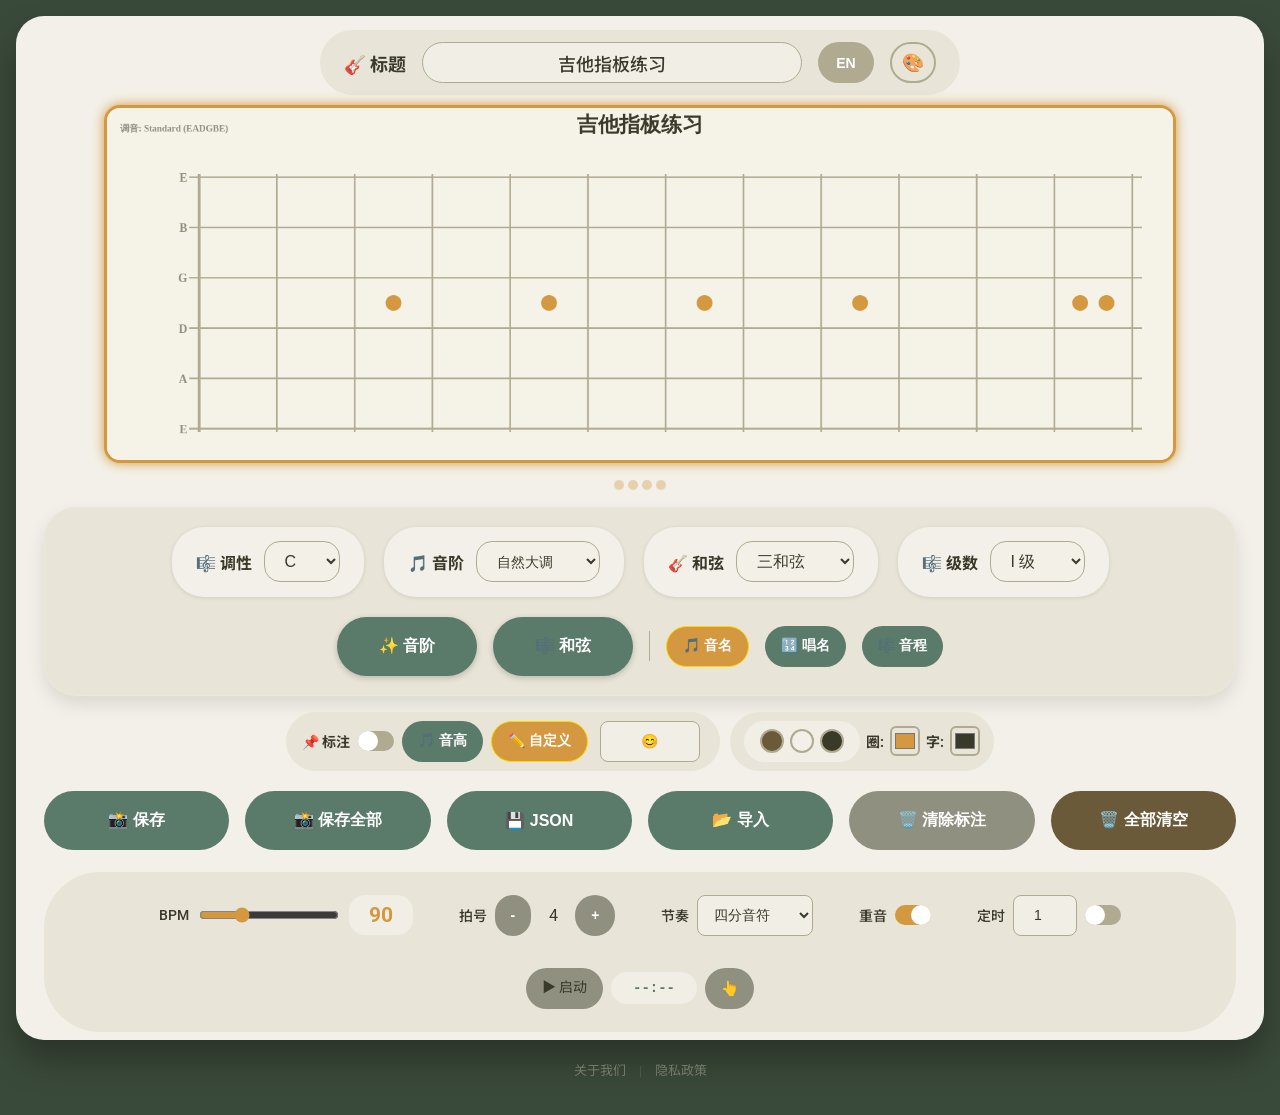
<file: index.html>
<!DOCTYPE html>
<html lang="zh-CN">
<head>
    <script async src="https://pagead2.googlesyndication.com/pagead/js/adsbygoogle.js?client=ca-pub-7190964008282719"
     crossorigin="anonymous"></script>
    <meta charset="UTF-8">
    <meta name="viewport" content="width=device-width, initial-scale=1.0, user-scalable=yes, viewport-fit=cover">
    <title>GuitarFB · 吉他指板调式音阶与和弦工坊</title>
    <meta name="description" content="交互式吉他指板工具 — 可视化音阶、和弦与调式，内置节拍器。支持多调音预设、指板标注与导出。">
    <meta name="keywords" content="吉他指板,吉他音阶,吉他和弦,指板练习,吉他工具,GuitarFB,metronome">
    <link rel="icon" type="image/svg+xml" href="data:image/svg+xml,%3Csvg xmlns='http://www.w3.org/2000/svg' viewBox='0 0 48 48'%3E%3Cpath fill='%23e8a040' d='M14 6c-1 0-2 .5-2.5 1.5L5 20c-.5 1 0 2 .5 2.5l4 3c.5.5 1.5 1 2.5.5l11-6c.5-.5 1-1 .5-2l-4-10C19 7.5 18 7 17 7l-3-1zm-1 3l3 8.5-8 4.5-3-2.5 5.5-10L13 9zm19 0c-1 0-2 .5-2.5 1.5L24 23c-.5 1 0 2 .5 2.5l4 3c.5.5 1.5 1 2.5.5l11-6c.5-.5 1-1 .5-2l-4-10C38 7.5 37 7 36 7l-3-1zm-1 3l3 8.5-8 4.5-3-2.5 5.5-10L31 12zm-12 9l1 2c.5 1 1.5 1.5 2.5 1l2-.5-1 6c0 1 .5 2 1.5 2.5l9 5c.5.5 1.5 0 2-.5l1-2c.5-1 0-2-.5-2.5l-9-5c-.5-.5-1.5-.5-2.5 0l-5 2-1.5-8z'/%3E%3C/svg%3E">
    
    <!-- 字体异步加载优化 -->
    <link rel="preconnect" href="https://fonts.googleapis.com">
    <link rel="preconnect" href="https://fonts.gstatic.com" crossorigin>
    <link href="https://fonts.googleapis.com/css2?family=Noto+Sans+SC:wght@400;500;700&family=Roboto:wght@400;500;700&display=swap" rel="stylesheet">
    
    <!-- 外部CSS -->
    <link rel="stylesheet" href="./styles/main.css">
</head>
<body data-theme="light">
<div class="container">
    <div class="title-bar">
        <label id="labelBoardTitle" data-i18n="labelBoardTitle">🎸 标题</label>
        <input type="text" id="boardTitle" value="吉他指板练习" data-i18n-placeholder="boardTitlePlaceholder" placeholder="自动或手动填写">
        <button id="langToggle" class="lang-toggle">EN</button>
        <button id="paletteToggle" class="palette-toggle">🎨</button>
        <!-- 预设功能已移除，保留自动保存 -->
    </div>

    <!-- 配色方案面板 -->
    <div id="palettePanel" class="palette-panel" style="display:none;">
        <div class="palette-grid" id="paletteGrid"></div>
    </div>

    <!-- 多指板容器 -->
    <div id="fretboardContainer" class="fretboard-container"></div>

    <!-- 细分（两端通用，指板下方调音上方） -->
    <div class="beat-subdiv-row">
        <div id="beatSubdivDisplay" class="beat-subdiv-display-fixed"></div>
        <div id="beatSubdivDisplayMobile" class="beat-subdiv-display-fixed"></div>
    </div>

    <!-- 调音面板（由各指板左下角按钮打开） -->
    <div id="tuningPanel" class="tuning-panel" style="display:none;">
        <div class="tuning-panel-inner">
            <div class="tuning-row1">
                <label data-i18n="preset">预设:</label>
                <select id="tuningPreset">
                    <option value="standard">Standard (EADGBE)</option>
                    <option value="dropD">Drop D (EADGBD)</option>
                    <option value="dropC">Drop C (EADGCD)</option>
                    <option value="openG">Open G (DGDGBD)</option>
                    <option value="openD">Open D (DADF#AD)</option>
                    <option value="dadgad">DADGAD</option>
                    <option value="halfDown">Half Step Down (Eb)</option>
                    <option value="fullDown">Full Step Down (D)</option>
                    <option value="custom">自定义</option>
                </select>
            </div>
            <div class="tuning-row2" id="stringTuningControls">
                <div class="tuning-item"><label>1st</label><select id="string0" data-string="0"><option>E</option><option>E#</option><option>F</option><option>F#</option><option>G</option><option>G#</option><option>A</option><option>A#</option><option>B</option><option>C</option><option>C#</option><option>D</option><option>D#</option></select></div>
                <div class="tuning-item"><label>2nd</label><select id="string1" data-string="1"><option selected>B</option><option>C</option><option>C#</option><option>D</option><option>D#</option><option>E</option><option>E#</option><option>F</option><option>F#</option><option>G</option><option>G#</option><option>A</option><option>A#</option></select></div>
                <div class="tuning-item"><label>3rd</label><select id="string2" data-string="2"><option selected>G</option><option>G#</option><option>A</option><option>A#</option><option>B</option><option>C</option><option>C#</option><option>D</option><option>D#</option><option>E</option><option>E#</option><option>F</option><option>F#</option></select></div>
                <div class="tuning-item"><label>4th</label><select id="string3" data-string="3"><option selected>D</option><option>D#</option><option>E</option><option>E#</option><option>F</option><option>F#</option><option>G</option><option>G#</option><option>A</option><option>A#</option><option>B</option><option>C</option><option>C#</option></select></div>
                <div class="tuning-item"><label>5th</label><select id="string4" data-string="4"><option selected>A</option><option>A#</option><option>B</option><option>C</option><option>C#</option><option>D</option><option>D#</option><option>E</option><option>E#</option><option>F</option><option>F#</option><option>G</option><option>G#</option></select></div>
                <div class="tuning-item"><label>6th</label><select id="string5" data-string="5"><option selected>E</option><option>E#</option><option>F</option><option>F#</option><option>G</option><option>G#</option><option>A</option><option>A#</option><option>B</option><option>C</option><option>C#</option><option>D</option><option>D#</option></select></div>
            </div>
        </div>
    </div>

    <div class="main-panel">
        <div class="param-row">
            <div class="param-group param-group-tall"><label data-i18n="key">🎼 调性</label><select id="globalKey"><option value="C">C</option><option value="C#">C#</option><option value="D">D</option><option value="D#">D#</option><option value="E">E</option><option value="F">F</option><option value="F#">F#</option><option value="G">G</option><option value="G#">G#</option><option value="A">A</option><option value="A#">A#</option><option value="B">B</option></select></div>
            <div class="param-group param-group-tall"><label data-i18n="scale">🎵 音阶</label><select id="scaleModeSelect"><option value="major">自然大调</option><option value="dorian">多利亚</option><option value="phrygian">弗里吉亚</option><option value="lydian">利底亚</option><option value="mixolydian">混合利底亚</option><option value="minor">自然小调</option><option value="locrian">洛克里亚</option><option value="harmonic_minor">和声小调</option><option value="melodic_minor">旋律小调</option><option value="pentatonic_major">大调五声</option><option value="pentatonic_minor">小调五声</option><option value="blues">布鲁斯</option><option value="japanese">日本音阶</option><option value="hungarian">匈牙利小调</option></select></div>
            <div class="param-group param-group-tall"><label data-i18n="chord">🎸 和弦</label><select id="chordFamilySelect"><option value="triad">三和弦</option><option value="seventh">七和弦</option><option value="ninth">九和弦</option><option value="eleventh">十一和弦</option><option value="thirteenth">十三和弦</option></select></div>
            <div class="param-group param-group-tall"><label data-i18n="degree">🎼 级数</label><select id="chordDegreeSelect"><option value="1">I 级</option><option value="2">II 级</option><option value="3">III 级</option><option value="4">IV 级</option><option value="5">V 级</option><option value="6">VI 级</option><option value="7">VII 级</option></select></div>
        </div>
        <div class="btn-group" id="genBtnGroup">
            <button id="genScaleBtn" class="gen-btn" data-i18n="generateScale">✨ 音阶</button>
            <button id="genChordBtn" class="gen-btn" data-i18n="generateChord">🎼 和弦</button>
            <span class="btn-group-sep"></span>
            <button class="mode-btn active" data-mode="note" data-i18n="modeNote">🎵 音名</button>
            <button class="mode-btn" data-mode="solfege" data-i18n="modeSolfege">🔢 唱名</button>
            <button class="mode-btn" data-mode="interval" data-i18n="modeInterval">🎼 音程</button>
        </div>
    </div>

    <div class="toolbar" id="annotToolbar">
        <div class="tool-group tool-group-tall annotation-group-wrapper">
            <div class="annotation-group-desktop">
                <span class="tool-group-label" data-i18n="annotation">📌 标注</span>
                <div id="annotationToggle" class="toggle-switch"></div>
                <button id="ModePitch" class="mode-btn" data-i18n="pitch">🎵 音高</button>
                <button id="modeManual" class="mode-btn active" data-i18n="manual">✏️ 自定义</button>
                <input type="text" id="labelText" value="😊" size="3" class="annotation-text-input">
            </div>
            <div class="annotation-group-mobile">
                <span class="tool-group-label" data-i18n="annotation">📌 标注</span>
                <div id="annotationToggleMobile" class="toggle-switch"></div>
                <button id="ModePitchMobile" class="mode-btn" data-i18n="pitch">🎵 音高</button>
                <button id="modeManualMobile" class="mode-btn active" data-i18n="manual">✏️ 手动</button>
                <input type="text" id="labelTextMobile" value="😊" size="3" class="small-text-input">
            </div>
        </div>
        <div class="color-bar-wrapper">
            <div class="color-row">
                <div class="color-preset"><div class="color-btn" style="background:#ff4444;" data-bg="#ff4444" data-text="#ffffff"></div><div class="color-btn" style="background:#ffffff;" data-bg="#ffffff" data-text="#1e2a1a"></div><div class="color-btn" style="background:#2c2c2c;" data-bg="#2c2c2c" data-text="#ffffff"></div></div>
                <label class="tool-group-label" data-i18n="circle">圈:</label><input type="color" id="bgColorPicker" value="#ff4444"><label class="tool-group-label" data-i18n="font">字:</label><input type="color" id="textColorPicker" value="#ffffff">
            </div>
        </div>
    </div>

    <div class="export-row" id="exportRow">
        <button id="exportImage" data-i18n="exportImage">📸 保存</button>
        <button id="exportAllImage" class="btn-secondary" data-i18n="exportAllImage">📸 保存全部</button>
        <button id="exportData" data-i18n="exportData">💾 JSON</button>
        <input type="file" id="importFile" accept=".json" style="display:none"><button id="importBtn" data-i18n="importData">📂 导入</button>
        <button id="clearAllBtn" data-i18n="clearAnnot">🗑️ 清除标注</button>
        <button id="fretboardAddBtn" class="btn-secondary" data-i18n="clearAllFull">🗑️ 全部清空</button>
    </div>

    <div class="metronome-panel">
        <div class="metro-group"><span class="metro-label" data-i18n="bpm">BPM</span><input type="range" id="bpmSlider" min="30" max="240" value="90"><div id="bpmDisplay" class="bpm-value">90</div></div>
        <div class="metro-group"><span class="metro-label" data-i18n="beat">拍号</span><button id="beatDown" class="metro-btn">-</button><span id="beatPerBar" style="min-width:28px;text-align:center;">4</span><button id="beatUp" class="metro-btn">+</button></div>
        <div class="metro-group"><span class="metro-label" data-i18n="rhythm">节奏</span><select id="rhythmSelect"><option value="1">四分音符</option><option value="2">八分音符</option><option value="4">十六分音符</option><option value="3">三连音</option><option value="6">六连音</option></select></div>
        <div class="metro-group"><span class="metro-label" data-i18n="accent">重音</span><div id="accentToggle" class="toggle-switch active"></div></div>
        <div class="metro-group"><span class="metro-label" data-i18n="timer">定时</span><input type="number" id="timerMinutes" value="1" min="1" class="metro-timer-input"><div id="timerToggle" class="toggle-switch"></div></div>
        <div class="metro-group"><div id="metroStartStop" class="metro-btn" data-i18n="start">▶ 启动</div><div id="countdownDisplay" class="countdown-timer">--:--</div><button id="metroTap" class="metro-btn" title="Tap Tempo">👆</button></div>
    </div>
</div>

<!-- 页脚链接 -->
<footer class="site-footer">
    <a href="about.html" data-i18n="about">关于我们</a>
    <span class="divider">|</span>
    <a href="privacy.html" data-i18n="privacy">隐私政策</a>
</footer>

<!-- JS使用defer属性 - 按依赖顺序加载 -->
<script defer src="./scripts/data.js"></script>
<script defer src="./scripts/preset.js"></script>
<script defer src="./scripts/fretboard-manager.js"></script>
<script defer src="./scripts/metronome.js"></script>
<script defer src="./scripts/main.js"></script>
</body>
</html>
</file>
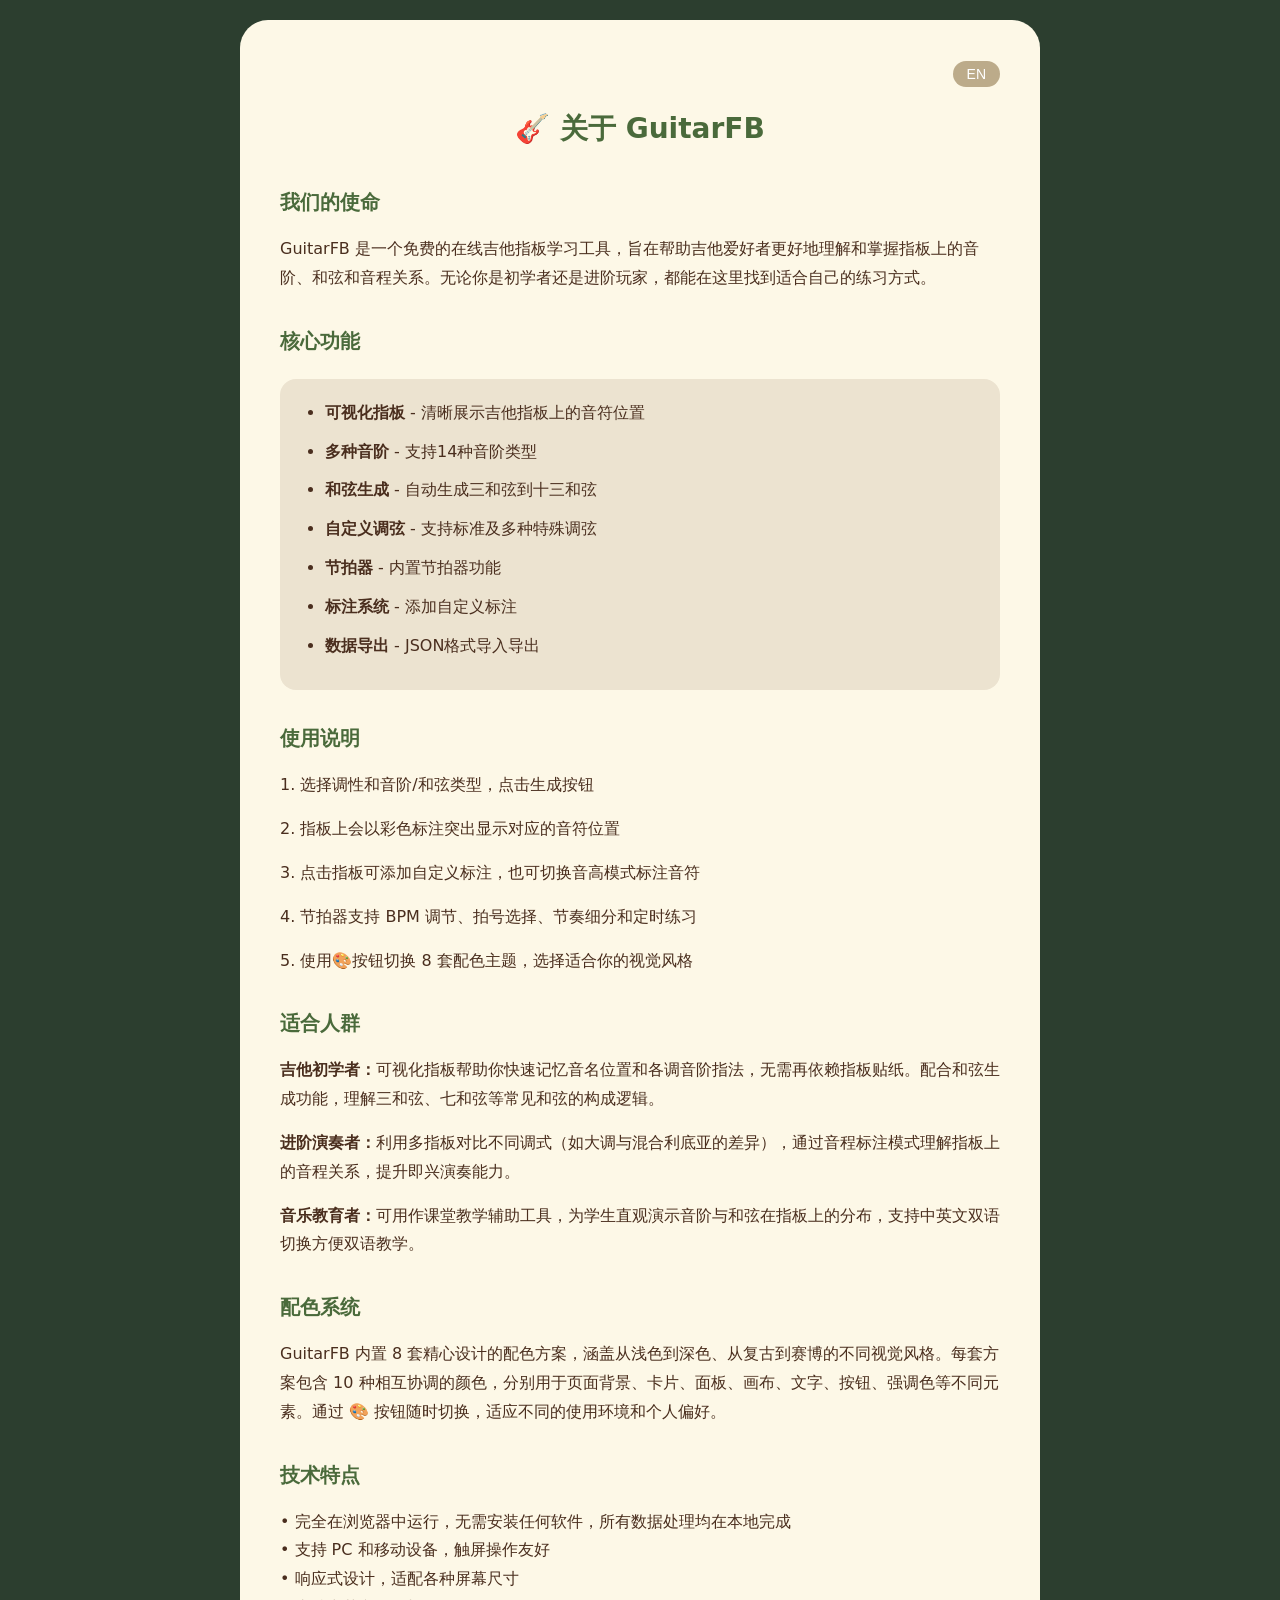
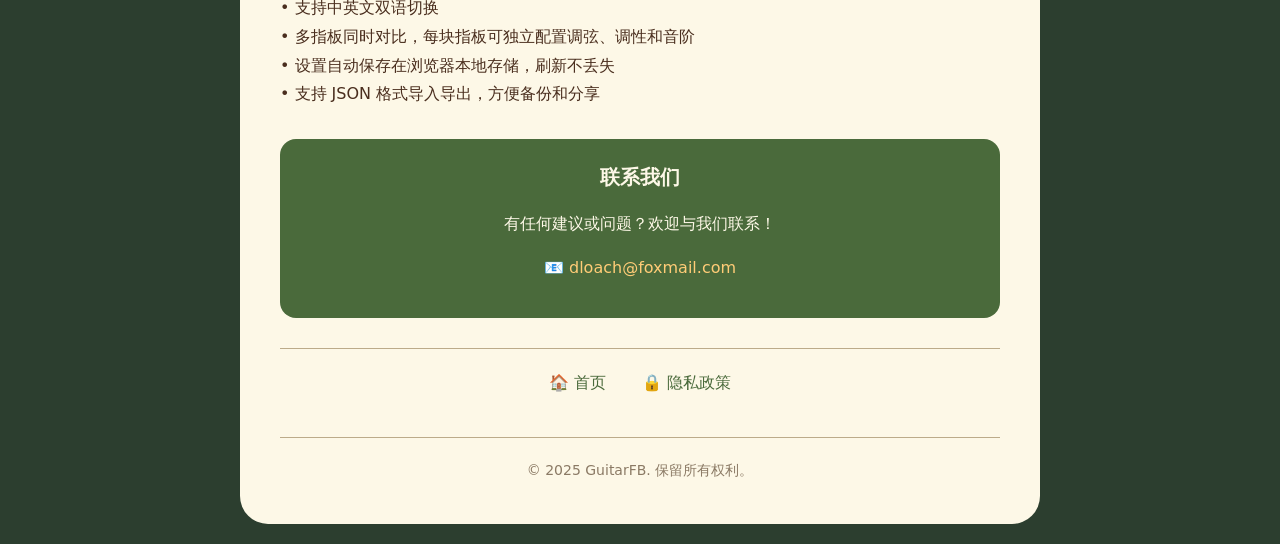
<file: about.html>
<!DOCTYPE html>
<html lang="zh-CN">
<head>
    <script async src="https://pagead2.googlesyndication.com/pagead/js/adsbygoogle.js?client=ca-pub-7190964008282719"
     crossorigin="anonymous"></script>
    <meta charset="UTF-8">
    <meta name="viewport" content="width=device-width, initial-scale=1.0">
    <title>About Us - GuitarFB</title>
    <style>
        * { margin: 0; padding: 0; box-sizing: border-box; }
        body {
            font-family: 'Noto Sans SC', 'Roboto', system-ui, sans-serif;
            background: #2c3e2f;
            color: #4a2e1e;
            line-height: 1.8;
            padding: 20px;
        }
        .container {
            max-width: 800px;
            margin: 0 auto;
            background: #fdf8e7;
            border-radius: 28px;
            padding: 40px;
        }
        .lang-bar { text-align: right; margin-bottom: 15px; }
        .lang-bar button {
            background: #bcab8a; color: white; border: none;
            padding: 5px 14px; border-radius: 50px; cursor: pointer;
            font-size: 14px; transition: 0.2s;
        }
        .lang-bar button:hover { background: #5a4a3a; }
        h1 { color: #4a6a3b; font-size: 28px; margin-bottom: 20px; text-align: center; }
        h2 { color: #4a6a3b; font-size: 20px; margin-top: 30px; margin-bottom: 15px; }
        p { margin-bottom: 15px; font-size: 16px; }
        .feature-list {
            background: #ece3d0; border-radius: 16px; padding: 20px; margin: 20px 0;
        }
        .feature-list ul { margin-left: 25px; }
        .feature-list li { margin-bottom: 10px; }
        .contact-box {
            background: #4a6a3b; color: #fdf8e7;
            border-radius: 16px; padding: 20px; margin-top: 30px; text-align: center;
        }
        .contact-box h2 { color: #fdf8e7; margin-top: 0; }
        .contact-box a { color: #ffcc77; text-decoration: none; }
        .nav-links { text-align: center; margin-top: 30px; padding-top: 20px; border-top: 1px solid #bcab8a; }
        .nav-links a { display: inline-block; margin: 0 15px; color: #4a6a3b; text-decoration: none; font-weight: 500; }
        .nav-links a:hover { text-decoration: underline; }
        .footer { text-align: center; margin-top: 40px; padding-top: 20px; border-top: 1px solid #bcab8a; color: #8b7a65; font-size: 14px; }
        [data-lang="en"] { display: none !important; }
        body.en [data-lang="en"] { display: block !important; }
        body.en [data-lang="zh"] { display: none !important; }
    </style>
</head>
<body>
    <div class="container">
        <div class="lang-bar">
            <button onclick="toggleLang()" id="langBtn">EN</button>
        </div>

        <h1 data-lang="zh">🎸 关于 GuitarFB</h1>
        <h1 data-lang="en">🎸 About GuitarFB</h1>

        <h2 data-lang="zh">我们的使命</h2>
        <h2 data-lang="en">Our Mission</h2>
        <p data-lang="zh">GuitarFB 是一个免费的在线吉他指板学习工具，旨在帮助吉他爱好者更好地理解和掌握指板上的音阶、和弦和音程关系。无论你是初学者还是进阶玩家，都能在这里找到适合自己的练习方式。</p>
        <p data-lang="en">GuitarFB is a free online guitar fretboard learning tool designed to help guitar enthusiasts better understand and master scales, chords, and intervals on the fretboard. Whether you're a beginner or an advanced player, you'll find practice methods that suit your level.</p>

        <h2 data-lang="zh">核心功能</h2>
        <h2 data-lang="en">Key Features</h2>
        <div class="feature-list">
            <ul data-lang="zh">
                <li><strong>可视化指板</strong> - 清晰展示吉他指板上的音符位置</li>
                <li><strong>多种音阶</strong> - 支持14种音阶类型</li>
                <li><strong>和弦生成</strong> - 自动生成三和弦到十三和弦</li>
                <li><strong>自定义调弦</strong> - 支持标准及多种特殊调弦</li>
                <li><strong>节拍器</strong> - 内置节拍器功能</li>
                <li><strong>标注系统</strong> - 添加自定义标注</li>
                <li><strong>数据导出</strong> - JSON格式导入导出</li>
            </ul>
            <ul data-lang="en">
                <li><strong>Visual Fretboard</strong> - Clear note position display</li>
                <li><strong>Multiple Scales</strong> - 14 scale types supported</li>
                <li><strong>Chord Generation</strong> - Triads through 13th chords</li>
                <li><strong>Custom Tuning</strong> - Standard and alternate tunings</li>
                <li><strong>Metronome</strong> - Built-in rhythm trainer</li>
                <li><strong>Annotation System</strong> - Custom markers on fretboard</li>
                <li><strong>Data Export</strong> - JSON import/export</li>
            </ul>
        </div>

        <h2 data-lang="zh">使用说明</h2>
        <h2 data-lang="en">How to Use</h2>
        <p data-lang="zh">1. 选择调性和音阶/和弦类型，点击生成按钮</p>
        <p data-lang="zh">2. 指板上会以彩色标注突出显示对应的音符位置</p>
        <p data-lang="zh">3. 点击指板可添加自定义标注，也可切换音高模式标注音符</p>
        <p data-lang="zh">4. 节拍器支持 BPM 调节、拍号选择、节奏细分和定时练习</p>
        <p data-lang="zh">5. 使用🎨按钮切换 8 套配色主题，选择适合你的视觉风格</p>
        <p data-lang="en">1. Select a key and scale/chord type, click the generate button</p>
        <p data-lang="en">2. The fretboard highlights corresponding note positions with color-coded markers</p>
        <p data-lang="en">3. Tap the fretboard to add custom annotations, or switch to pitch mode for note labels</p>
        <p data-lang="en">4. The metronome supports BPM, time signature, rhythm subdivision, and countdown timer</p>
        <p data-lang="en">5. Use the 🎨 button to switch between 8 color palettes</p>

        <h2 data-lang="zh">适合人群</h2>
        <h2 data-lang="en">Who It's For</h2>
        <p data-lang="zh"><strong>吉他初学者：</strong>可视化指板帮助你快速记忆音名位置和各调音阶指法，无需再依赖指板贴纸。配合和弦生成功能，理解三和弦、七和弦等常见和弦的构成逻辑。</p>
        <p data-lang="zh"><strong>进阶演奏者：</strong>利用多指板对比不同调式（如大调与混合利底亚的差异），通过音程标注模式理解指板上的音程关系，提升即兴演奏能力。</p>
        <p data-lang="zh"><strong>音乐教育者：</strong>可用作课堂教学辅助工具，为学生直观演示音阶与和弦在指板上的分布，支持中英文双语切换方便双语教学。</p>
        <p data-lang="en"><strong>Beginners:</strong> The visual fretboard helps you quickly memorize note positions and scale patterns without relying on fretboard stickers. Chord generation helps you understand how triads, 7ths, and other chords are built.</p>
        <p data-lang="en"><strong>Intermediate &amp; Advanced Players:</strong> Compare different modes side by side using multiple fretboards. Use interval annotation mode to understand fretboard intervals and improve improvisation.</p>
        <p data-lang="en"><strong>Educators:</strong> Use as a classroom teaching aid to visually demonstrate scales and chords. Bilingual Chinese/English support is useful for music instruction.</p>

        <h2 data-lang="zh">配色系统</h2>
        <h2 data-lang="en">Color Palettes</h2>
        <p data-lang="zh">GuitarFB 内置 8 套精心设计的配色方案，涵盖从浅色到深色、从复古到赛博的不同视觉风格。每套方案包含 10 种相互协调的颜色，分别用于页面背景、卡片、面板、画布、文字、按钮、强调色等不同元素。通过 🎨 按钮随时切换，适应不同的使用环境和个人偏好。</p>
        <p data-lang="en">GuitarFB features 8 carefully crafted color palettes, ranging from light to dark, from retro to cyber. Each palette includes 10 harmonized colors for background, card, panel, canvas, text, button, accent, and more. Switch anytime via the 🎨 button.</p>

        <h2 data-lang="zh">技术特点</h2>
        <h2 data-lang="en">Technical Highlights</h2>
        <p data-lang="zh">• 完全在浏览器中运行，无需安装任何软件，所有数据处理均在本地完成<br>• 支持 PC 和移动设备，触屏操作友好<br>• 响应式设计，适配各种屏幕尺寸<br>• 支持中英文双语切换<br>• 多指板同时对比，每块指板可独立配置调弦、调性和音阶<br>• 设置自动保存在浏览器本地存储，刷新不丢失<br>• 支持 JSON 格式导入导出，方便备份和分享</p>
        <p data-lang="en">• Runs entirely in the browser &mdash; no installation needed, all data stays on your device<br>• PC and mobile friendly with touch support<br>• Responsive design for all screen sizes<br>• Chinese/English bilingual support<br>• Multiple fretboards with independent tuning, key, and scale settings<br>• Settings auto-saved to browser local storage<br>• JSON import/export for backup and sharing</p>

        <div class="contact-box">
            <h2 data-lang="zh">联系我们</h2>
            <h2 data-lang="en">Contact Us</h2>
            <p data-lang="zh">有任何建议或问题？欢迎与我们联系！</p>
            <p data-lang="en">Questions or suggestions? Get in touch!</p>
            <p>📧 <a href="mailto:dloach@foxmail.com">dloach@foxmail.com</a></p>
        </div>

        <div class="nav-links">
            <a href="index.html" data-lang="zh">🏠 首页</a>
            <a href="index.html" data-lang="en">🏠 Home</a>
            <a href="privacy.html" data-lang="zh">🔒 隐私政策</a>
            <a href="privacy.html" data-lang="en">🔒 Privacy Policy</a>
        </div>

        <div class="footer" data-lang="zh">© 2025 GuitarFB. 保留所有权利。</div>
        <div class="footer" data-lang="en">© 2025 GuitarFB. All rights reserved.</div>
    </div>

    <script>
        var lang = localStorage.getItem('guitarfb-lang') || 'zh';
        document.body.classList.toggle('en', lang === 'en');
        document.getElementById('langBtn').textContent = lang === 'zh' ? 'EN' : '中文';
        function toggleLang() {
            var next = document.body.classList.contains('en') ? 'zh' : 'en';
            document.body.classList.toggle('en', next === 'en');
            document.getElementById('langBtn').textContent = next === 'zh' ? 'EN' : '中文';
            localStorage.setItem('guitarfb-lang', next);
        }
    </script>
</body>
</html>
</file>
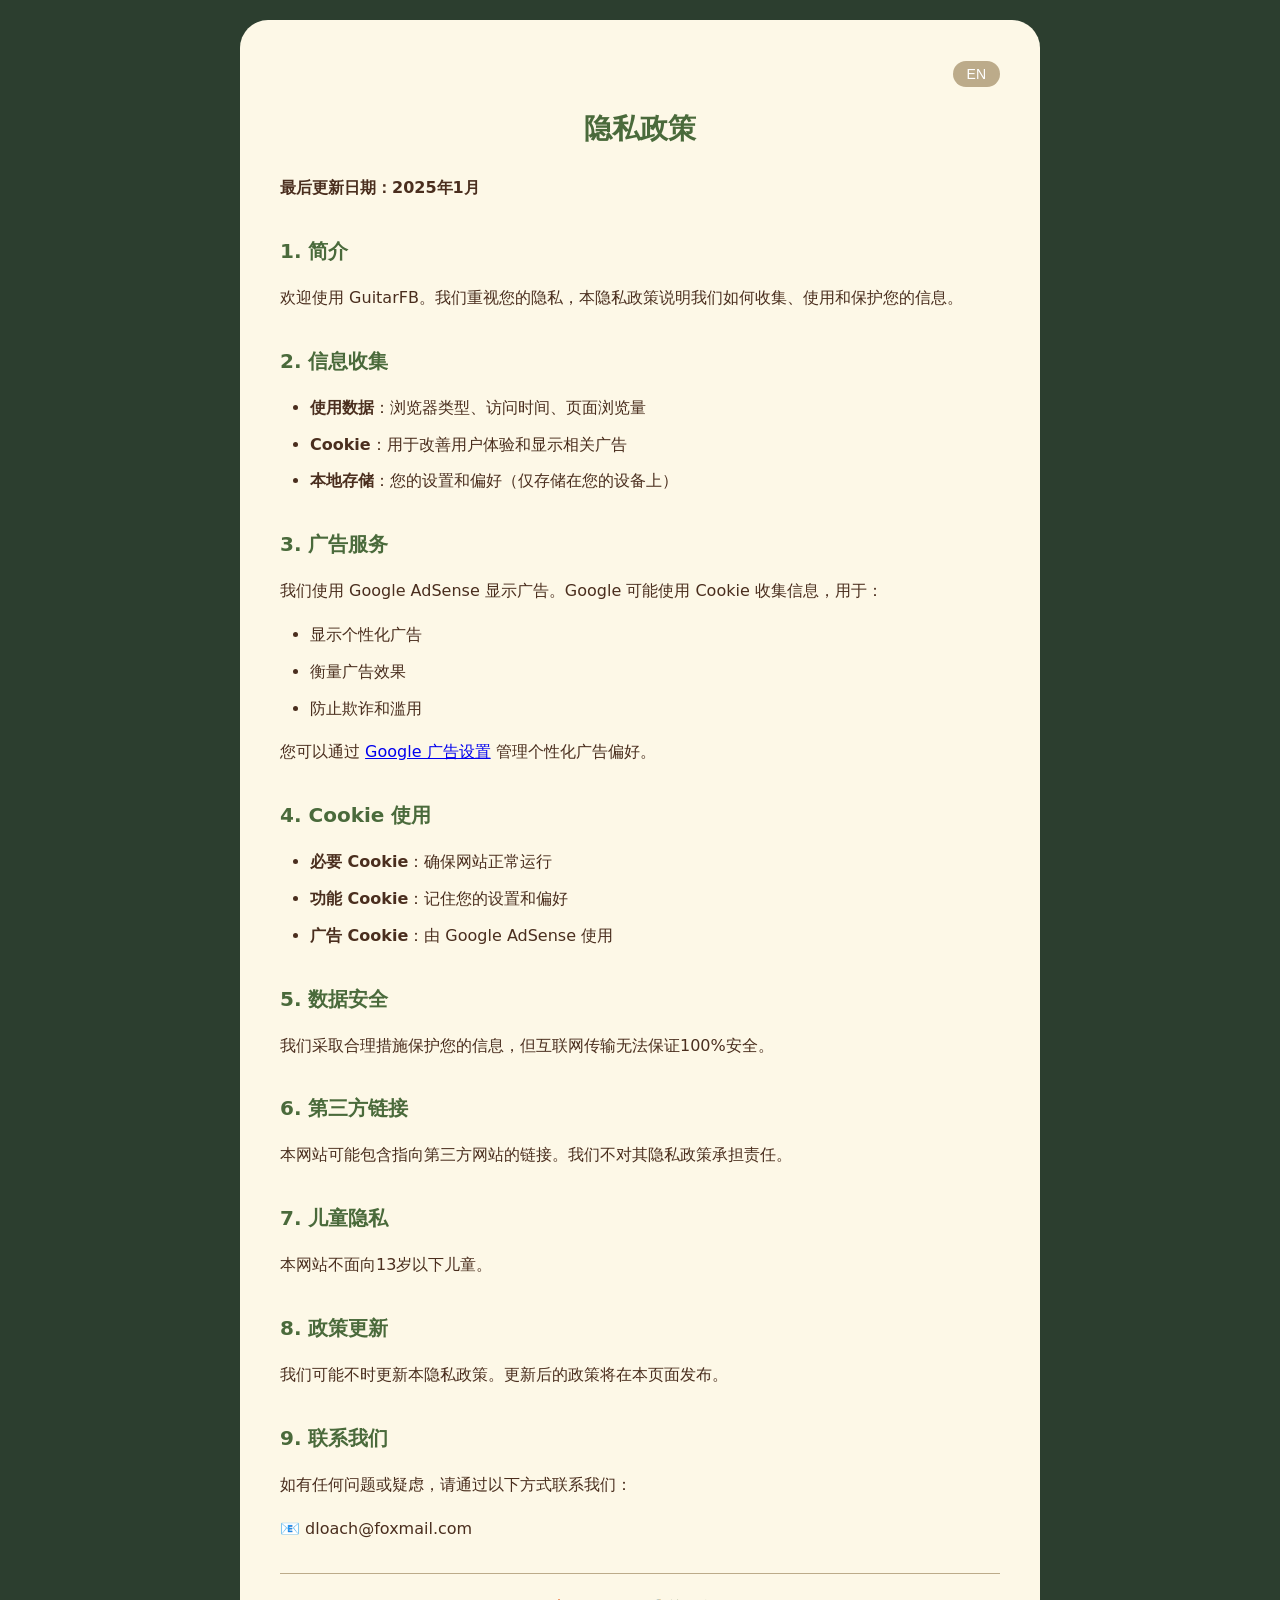
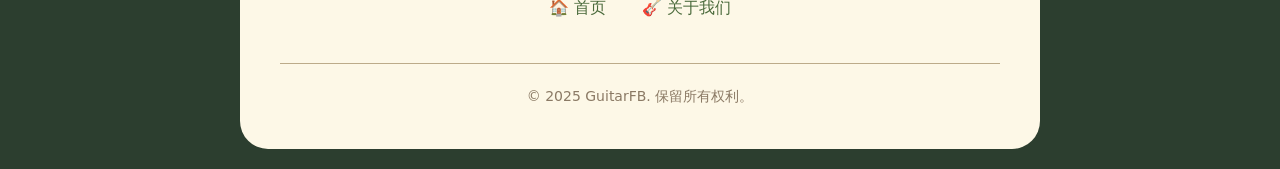
<file: privacy.html>
<!DOCTYPE html>
<html lang="zh-CN">
<head>
    <script async src="https://pagead2.googlesyndication.com/pagead/js/adsbygoogle.js?client=ca-pub-7190964008282719"
     crossorigin="anonymous"></script>
    <meta charset="UTF-8">
    <meta name="viewport" content="width=device-width, initial-scale=1.0">
    <title>Privacy Policy - GuitarFB</title>
    <style>
        * { margin: 0; padding: 0; box-sizing: border-box; }
        body {
            font-family: 'Noto Sans SC', 'Roboto', system-ui, sans-serif;
            background: #2c3e2f;
            color: #4a2e1e;
            line-height: 1.8;
            padding: 20px;
        }
        .container {
            max-width: 800px;
            margin: 0 auto;
            background: #fdf8e7;
            border-radius: 28px;
            padding: 40px;
        }
        .lang-bar { text-align: right; margin-bottom: 15px; }
        .lang-bar button {
            background: #bcab8a; color: white; border: none;
            padding: 5px 14px; border-radius: 50px; cursor: pointer;
            font-size: 14px; transition: 0.2s;
        }
        .lang-bar button:hover { background: #5a4a3a; }
        h1 { color: #4a6a3b; font-size: 28px; margin-bottom: 20px; text-align: center; }
        h2 { color: #4a6a3b; font-size: 20px; margin-top: 30px; margin-bottom: 15px; }
        p { margin-bottom: 15px; font-size: 16px; }
        ul { margin-left: 30px; margin-bottom: 15px; }
        li { margin-bottom: 8px; }
        .nav-links { text-align: center; margin-top: 30px; padding-top: 20px; border-top: 1px solid #bcab8a; }
        .nav-links a { display: inline-block; margin: 0 15px; color: #4a6a3b; text-decoration: none; font-weight: 500; }
        .nav-links a:hover { text-decoration: underline; }
        .footer { text-align: center; margin-top: 40px; padding-top: 20px; border-top: 1px solid #bcab8a; color: #8b7a65; font-size: 14px; }
        [data-lang="en"] { display: none !important; }
        body.en [data-lang="en"] { display: block !important; }
        body.en [data-lang="zh"] { display: none !important; }
    </style>
</head>
<body>
    <div class="container">
        <div class="lang-bar">
            <button onclick="toggleLang()" id="langBtn">EN</button>
        </div>

        <h1 data-lang="zh">隐私政策</h1>
        <h1 data-lang="en">Privacy Policy</h1>
        <p data-lang="zh"><strong>最后更新日期：2025年1月</strong></p>
        <p data-lang="en"><strong>Last updated: January 2025</strong></p>

        <h2 data-lang="zh">1. 简介</h2>
        <h2 data-lang="en">1. Introduction</h2>
        <p data-lang="zh">欢迎使用 GuitarFB。我们重视您的隐私，本隐私政策说明我们如何收集、使用和保护您的信息。</p>
        <p data-lang="en">Welcome to GuitarFB. We value your privacy. This policy explains how we collect, use, and protect your information.</p>

        <h2 data-lang="zh">2. 信息收集</h2>
        <h2 data-lang="en">2. Information We Collect</h2>
        <ul data-lang="zh">
            <li><strong>使用数据</strong>：浏览器类型、访问时间、页面浏览量</li>
            <li><strong>Cookie</strong>：用于改善用户体验和显示相关广告</li>
            <li><strong>本地存储</strong>：您的设置和偏好（仅存储在您的设备上）</li>
        </ul>
        <ul data-lang="en">
            <li><strong>Usage Data</strong>: Browser type, visit time, page views</li>
            <li><strong>Cookies</strong>: For user experience and relevant ads</li>
            <li><strong>Local Storage</strong>: Your settings and preferences (device only)</li>
        </ul>

        <h2 data-lang="zh">3. 广告服务</h2>
        <h2 data-lang="en">3. Advertising</h2>
        <p data-lang="zh">我们使用 Google AdSense 显示广告。Google 可能使用 Cookie 收集信息，用于：</p>
        <p data-lang="en">We use Google AdSense to display ads. Google may use cookies to:</p>
        <ul data-lang="zh">
            <li>显示个性化广告</li>
            <li>衡量广告效果</li>
            <li>防止欺诈和滥用</li>
        </ul>
        <ul data-lang="en">
            <li>Show personalized ads</li>
            <li>Measure ad performance</li>
            <li>Prevent fraud and abuse</li>
        </ul>
        <p data-lang="zh">您可以通过 <a href="https://adssettings.google.com" target="_blank">Google 广告设置</a> 管理个性化广告偏好。</p>
        <p data-lang="en">Manage your ad preferences at <a href="https://adssettings.google.com" target="_blank">Google Ad Settings</a>.</p>

        <h2 data-lang="zh">4. Cookie 使用</h2>
        <h2 data-lang="en">4. Cookies</h2>
        <ul data-lang="zh">
            <li><strong>必要 Cookie</strong>：确保网站正常运行</li>
            <li><strong>功能 Cookie</strong>：记住您的设置和偏好</li>
            <li><strong>广告 Cookie</strong>：由 Google AdSense 使用</li>
        </ul>
        <ul data-lang="en">
            <li><strong>Essential</strong>: Website functionality</li>
            <li><strong>Functional</strong>: Remember your preferences</li>
            <li><strong>Advertising</strong>: Used by Google AdSense</li>
        </ul>

        <h2 data-lang="zh">5. 数据安全</h2>
        <h2 data-lang="en">5. Data Security</h2>
        <p data-lang="zh">我们采取合理措施保护您的信息，但互联网传输无法保证100%安全。</p>
        <p data-lang="en">We take reasonable measures to protect your data, but no internet transmission is 100% secure.</p>

        <h2 data-lang="zh">6. 第三方链接</h2>
        <h2 data-lang="en">6. Third-Party Links</h2>
        <p data-lang="zh">本网站可能包含指向第三方网站的链接。我们不对其隐私政策承担责任。</p>
        <p data-lang="en">This site may contain links to third-party websites. We are not responsible for their privacy practices.</p>

        <h2 data-lang="zh">7. 儿童隐私</h2>
        <h2 data-lang="en">7. Children's Privacy</h2>
        <p data-lang="zh">本网站不面向13岁以下儿童。</p>
        <p data-lang="en">This website is not intended for children under 13.</p>

        <h2 data-lang="zh">8. 政策更新</h2>
        <h2 data-lang="en">8. Policy Updates</h2>
        <p data-lang="zh">我们可能不时更新本隐私政策。更新后的政策将在本页面发布。</p>
        <p data-lang="en">We may update this policy from time to time. Changes will be posted on this page.</p>

        <h2 data-lang="zh">9. 联系我们</h2>
        <h2 data-lang="en">9. Contact Us</h2>
        <p data-lang="zh">如有任何问题或疑虑，请通过以下方式联系我们：</p>
        <p data-lang="en">For any questions or concerns, please contact us at:</p>
        <p>📧 dloach@foxmail.com</p>

        <div class="nav-links">
            <a href="index.html" data-lang="zh">🏠 首页</a>
            <a href="index.html" data-lang="en">🏠 Home</a>
            <a href="about.html" data-lang="zh">🎸 关于我们</a>
            <a href="about.html" data-lang="en">🎸 About Us</a>
        </div>

        <div class="footer" data-lang="zh">© 2025 GuitarFB. 保留所有权利。</div>
        <div class="footer" data-lang="en">© 2025 GuitarFB. All rights reserved.</div>
    </div>

    <script>
        var lang = localStorage.getItem('guitarfb-lang') || 'zh';
        document.body.classList.toggle('en', lang === 'en');
        document.getElementById('langBtn').textContent = lang === 'zh' ? 'EN' : '中文';
        function toggleLang() {
            var next = document.body.classList.contains('en') ? 'zh' : 'en';
            document.body.classList.toggle('en', next === 'en');
            document.getElementById('langBtn').textContent = next === 'zh' ? 'EN' : '中文';
            localStorage.setItem('guitarfb-lang', next);
        }
    </script>
</body>
</html>
</file>
<file: styles/main.css>
/* GuitarFB - Optimized Styles */
/* Version: 1.4.0 - Mobile Optimization */

/* ============================================
   CSS变量系统 - 统一管理
   ============================================ */

:root {
    /* ===== 10 色颜色系统 ===== */
    --clr-bg: #2A3A2A;
    --clr-card: #FDF8E7;
    --clr-panel: #ECE3D0;
    --clr-canvas: #F9EFDC;
    --clr-text: #3A2A1A;
    --clr-muted: #9A8A70;
    --clr-btn: #4A6A3B;
    --clr-accent: #D4892E;
    --clr-danger: #B8321A;
    --clr-border: #BCAB8A;
    --clr-text-btn: #FFFFFF;
    --clr-text-accent: #1A1A1A;
    --clr-text-danger: #FFFFFF;

    /* ===== 旧变量别名（向后兼容）===== */
    --color-bg-body: var(--clr-bg);
    --color-bg-container: var(--clr-card);
    --color-bg-title: var(--clr-panel);
    --color-bg-panel: var(--clr-panel);
    --color-bg-group: var(--clr-card);
    --color-bg-tool: var(--clr-card);
    --color-bg-metro: var(--clr-panel);
    --color-bg-metro-group: var(--clr-panel);
    --color-bg-canvas: var(--clr-canvas);
    --color-bg-input: color-mix(in srgb, var(--clr-card) 85%, transparent);
    --color-text-primary: var(--clr-text);
    --color-text-secondary: var(--clr-muted);
    --color-text-metro: var(--clr-text);
    --color-text-bpm: var(--clr-accent);
    --color-text-countdown: var(--clr-danger);
    --color-btn-primary: var(--clr-btn);
    --color-btn-secondary: var(--clr-muted);
    --color-btn-secondary-active: var(--clr-accent);
    --color-btn-danger: var(--clr-danger);
    --color-border: var(--clr-border);
    --color-border-dark: var(--clr-border);
    --color-toggle-off: var(--clr-border);
    --color-toggle-on: var(--clr-accent);
    --color-beat-off: var(--clr-border);
    --color-beat-on: var(--clr-accent);
    --canvas-bg: var(--clr-canvas);
    --canvas-text: var(--clr-text);
    --canvas-subtext: var(--clr-muted);
    --canvas-line: var(--clr-border);
    --canvas-nut: var(--clr-border);
    --canvas-marker: var(--clr-accent);
    --canvas-string-dark: var(--clr-border);
    --canvas-string-light: var(--clr-border);
    --canvas-ann-bg: var(--clr-card);
    --canvas-ann-border: var(--clr-btn);
    --canvas-ann-text: var(--clr-text);

    /* 字体系统 */
    --font-primary: 'Roboto', 'Noto Sans SC', system-ui, sans-serif;
    --font-secondary: 'Noto Sans SC', 'Roboto', system-ui, sans-serif;
    
    /* 字体大小 — rem 单位，随用户浏览器默认字号缩放 */
    --text-xs: 0.75rem;
    --text-sm: 0.875rem;
    --text-md: 1rem;
    --text-lg: 1.125rem;
    --text-xl: 1.313rem;
    --text-xxl: 1.438rem;
    
    /* 字重 */
    --weight-normal: 400;
    --weight-medium: 500;
    --weight-bold: 700;
    
    /* UI尺寸 - PC端默认值 */
    --height-sm: 41px;
    --height-md: 50px;
    --height-lg: 59px;
    --height-xl: 63px;
    --height-xxl: 70px;
    
    /* 8px 网格间距系统 */
    --space-1: 4px;
    --space-2: 8px;
    --space-3: 12px;
    --space-4: 16px;
    --space-5: 24px;
    --space-6: 32px;
    --space-7: 48px;
    
    /* 向后兼容 — 旧 padding 变量映射到新网格 */
    --padding-xs: var(--space-1) var(--space-3);
    --padding-sm: var(--space-2) var(--space-4);
    --padding-md: var(--space-3) var(--space-5);
    --padding-lg: var(--space-4) var(--space-6);
    
    /* 圆角序列 — 规范化 8px 步进 */
    --radius-sm: 8px;
    --radius-md: 16px;
    --radius-lg: 24px;
    --radius-xl: 32px;
    
    /* 响应式变量 - PC端默认值 */
    --body-padding: 16px;
    --container-padding: 24px 28px 8px;
    --container-radius: 28px;
    --title-input-width: 380px;
    --gen-btn-min-width: 140px;
    --range-width: 140px;
    --bpm-min-width: 64px;
    
    /* 浅色主题 — 全部映射到 10 色系统（由 applyPalette 动态控制） */
    --color-bg-body: var(--clr-bg);
    --color-bg-container: var(--clr-card);
    --color-bg-title: var(--clr-panel);
    --color-bg-panel: var(--clr-panel);
    --color-bg-group: var(--clr-card);
    --color-bg-tool: var(--clr-card);
    --color-bg-metro: var(--clr-panel);
    --color-bg-metro-group: var(--clr-panel);
    --color-bg-canvas: var(--clr-canvas);
    --color-bg-input: color-mix(in srgb, var(--clr-card) 85%, transparent);
    --color-bg-input-dark: color-mix(in srgb, var(--clr-bg) 70%, transparent);
    
    --color-text-primary: var(--clr-text);
    --color-text-secondary: var(--clr-muted);
    --color-text-metro: var(--clr-text);
    --color-text-bpm: var(--clr-accent);
    --color-text-countdown: var(--clr-danger);
    
    --color-btn-primary: var(--clr-btn);
    --color-btn-secondary: var(--clr-muted);
    --color-btn-secondary-active: var(--clr-accent);
    --color-btn-danger: var(--clr-danger);
    --color-btn-mode: var(--clr-btn);
    --color-btn-mode-active: var(--clr-accent);
    
    --color-border: var(--clr-border);
    --color-border-dark: var(--clr-border);
    --color-toggle-off: var(--clr-border);
    --color-toggle-on: var(--clr-accent);
    --color-beat-off: var(--clr-border);
    --color-beat-on: var(--clr-accent);
    
    /* Canvas 绘制颜色 */
    --canvas-bg: var(--clr-canvas);
    --canvas-text: var(--clr-text);
    --canvas-subtext: var(--clr-muted);
    --canvas-line: var(--clr-border);
    --canvas-nut: var(--clr-border);
    --canvas-marker: var(--clr-accent);
    --canvas-string-dark: var(--clr-border);
    --canvas-string-light: var(--clr-border);
    --canvas-ann-bg: var(--clr-card);
    --canvas-ann-border: var(--clr-border);
    --canvas-ann-text: var(--clr-text);
}

/* 深色主题 — 不再使用，保留占位防止旧 data-theme 报错 */
[data-theme="dark"] {
    --clr-bg: #0A0E1A;
    --clr-card: #16213E;
    --clr-panel: #0D1B2A;
    --clr-canvas: #0D1B2A;
    --clr-text: #E8E8F0;
    --clr-muted: #8890A0;
    --clr-btn: #4A69BD;
    --clr-accent: #F0A030;
    --clr-danger: #E53935;
    --clr-border: #3A4A60;
}

/* ============================================
   基础样式
   ============================================ */

*, *::before, *::after {
    user-select: none;
    box-sizing: border-box;
    -webkit-tap-highlight-color: transparent;
}

input[type="text"],
input[type="number"],
input[type="url"],
input[type="search"],
textarea,
[contenteditable="true"] {
    user-select: text;
    -webkit-user-select: text;
}

body {
    background: var(--color-bg-body);
    font-family: var(--font-primary);
    display: flex;
    flex-direction: column;
    align-items: center;
    min-height: 100vh;
    margin: 0;
    padding: 16px;
    transition: background 0.3s ease;
}

/* ============================================
   容器与布局
   ============================================ */

.container {
    background: var(--color-bg-container);
    border-radius: 28px;
    box-shadow: 0 20px 35px rgba(0,0,0,0.3);
    padding: 24px 28px 8px;
    max-width: 1450px;
    width: 100%;
    margin: 0 auto;
    transition: background 0.3s ease;
}

/* ============================================
   Canvas
   ============================================ */

/* 通用 canvas 规则（非指板 Canvas） */
canvas:not(.fretboard-canvas) {
    display: block;
    margin: 10px auto 0;
    background: var(--color-bg-canvas);
    border-radius: 16px;
    box-shadow: 0 5px 15px rgba(0,0,0,0.2);
    width: 90%;
    height: auto;
}

/* 多指板容器 — 垂直平铺 */
.fretboard-container {
    display: flex;
    flex-direction: column;
    align-items: center;
    gap: 8px;
    width: 90%;
    max-width: 1450px;
    margin: 10px auto 0;
}
.fretboard-canvas {
    width: 100%;
    height: auto;
    aspect-ratio: 1620/540;
    transition: box-shadow 0.2s, border-color 0.2s;
    border: 3px solid transparent;
    border-radius: 16px;
    box-sizing: border-box;
    cursor: crosshair;
    touch-action: none;
    background: var(--color-bg-canvas);
    box-shadow: 0 5px 15px rgba(0,0,0,0.2);
}
.fretboard-canvas.fretboard-active {
    border-color: var(--color-toggle-on);
    box-shadow: 0 0 12px var(--color-toggle-on);
}

/* 指板删除按钮 */
/* 指板操作按钮 — 统一定位 */
.fretboard-up, .fretboard-down, .fretboard-copy, .fretboard-add,
.fretboard-del {
    position: absolute;
    border-radius: 50%;
    color: white; border: none;
    cursor: pointer; z-index: 10;
    opacity: 0; transition: opacity 0.2s, transform 0.15s;
    padding: 0; display: flex;
    align-items: center; justify-content: center;
}
/* ▲ 上移 — 右上（同行左端） */
.fretboard-up {
    background: var(--color-toggle-on); font-size: 16px;
    width: 42px; height: 42px; top: 4px; right: 100px;
}
/* ▼ 下移 — 右上（同行中间） */
.fretboard-down {
    background: var(--color-toggle-on); font-size: 16px;
    width: 42px; height: 42px; top: 4px; right: 52px;
}
/* ✕ 删除 — 右上（同行右端） */
.fretboard-del {
    width: 42px; height: 42px; font-size: 18px;
    top: 4px; right: 4px;
}
/* ⧉ 复制 — 右下 */
.fretboard-copy {
    background: var(--clr-btn); font-size: 18px;
    width: 42px; height: 42px; bottom: 8px; right: 52px;
}
/* + 新增 — 右下 */
.fretboard-add {
    background: var(--clr-btn); font-size: 24px;
    width: 42px; height: 42px; bottom: 8px; right: 4px;
}
.fretboard-copy:hover, .fretboard-add:hover { transform: scale(1.15); }

/* 调音按钮（左下角） */
.fretboard-tune {
    position: absolute;
    bottom: 8px;
    left: 8px;
    width: 36px;
    height: 36px;
    border-radius: 50%;
    background: var(--clr-btn);
    color: var(--clr-text-btn);
    border: none;
    font-size: 14px;
    line-height: 1;
    cursor: pointer;
    z-index: 10;
    opacity: 0;
    pointer-events: none;
    transition: opacity 0.2s;
    padding: 0;
    display: flex;
    align-items: center;
    justify-content: center;
}
.fretboard-wrapper:hover .fretboard-tune,
.fretboard-tune:hover,
.fretboard-wrapper.show-buttons .fretboard-tune {
    opacity: 1;
    pointer-events: auto;
}
.fretboard-tune.active { background: color-mix(in srgb, var(--clr-btn) 70%, black) !important; }

/* 标注开关（绿色，稍小，垂直居中） */
#annotationToggle, #annotationToggleMobile,
#accentToggle, #timerToggle { width: 36px; height: 20px; }
#annotationToggle:after, #annotationToggleMobile:after,
#accentToggle:after, #timerToggle:after { top: 0; width: 20px; height: 20px; left: 0; }
#annotationToggle.active, #annotationToggleMobile.active { background: var(--clr-btn) !important; }
#annotationToggle.active:after,
#annotationToggleMobile.active:after,
#accentToggle.active:after, #timerToggle.active:after { left: 16px; }

/* 指板操作按钮 — 透明时不可点击 */
.fretboard-del, .fretboard-up, .fretboard-down,
.fretboard-copy, .fretboard-add { pointer-events: none; }

.fretboard-del {
    width: 42px; height: 42px; font-size: 18px;
    top: 4px; right: 4px;
    background: var(--color-btn-danger);
}

.fretboard-wrapper:hover .fretboard-del,
.fretboard-wrapper:hover .fretboard-up,
.fretboard-wrapper:hover .fretboard-down,
.fretboard-wrapper:hover .fretboard-copy,
.fretboard-wrapper:hover .fretboard-add,
.fretboard-del:hover, .fretboard-up:hover, .fretboard-down:hover,
.fretboard-copy:hover, .fretboard-add:hover,
.fretboard-wrapper.show-buttons .fretboard-del,
.fretboard-wrapper.show-buttons .fretboard-up,
.fretboard-wrapper.show-buttons .fretboard-down,
.fretboard-wrapper.show-buttons .fretboard-copy,
.fretboard-wrapper.show-buttons .fretboard-add {
    opacity: 1;
    pointer-events: auto;
}

/* 指板包装容器 */
.fretboard-wrapper { position: relative; width: 100%; }

/* 颜色选项条：紧凑 */
.color-bar {
    display: flex;
    justify-content: center;
    align-items: center;
    gap: 8px;
    padding: 6px 12px;
    margin: 4px auto;
}
.color-bar .color-preset { display: flex; gap: 6px; align-items: center; }
.color-bar .color-btn { width: 28px; height: 28px; border-radius: 50%; cursor: pointer; border: 2px solid var(--color-border); }
.color-bar input[type="color"] { width: 28px; height: 28px; border-radius: 8px; cursor: pointer; border: 2px solid var(--color-border); padding: 1px; background: none; }

/* ============================================
   标题栏
   ============================================ */

.title-bar {
    display: flex;
    gap: 16px;
    align-items: center;
    justify-content: center;
    margin: -10px auto 3px;
    background: var(--color-bg-title);
    padding: var(--padding-md);
    border-radius: 50px;
    width: fit-content;
    flex-wrap: wrap;
    transition: background 0.3s ease;
}

.title-bar label {
    font-weight: var(--weight-bold);
    color: var(--color-text-primary);
    font-size: var(--text-lg);
}

#boardTitle {
    background: var(--color-bg-input);
    border: 1px solid var(--color-border);
    border-radius: var(--radius-lg);
    padding: var(--padding-sm);
    font-size: var(--text-lg);
    width: 380px;
    font-family: inherit;
    text-align: center;
    color: var(--color-text-primary);
    transition: background 0.3s ease, border-color 0.3s ease, color 0.3s ease;
}

/* ============================================
   按钮基础样式
   ============================================ */

.btn {
    border: none;
    color: white;
    padding: var(--padding-sm);
    border-radius: var(--radius-lg);
    font-weight: var(--weight-bold);
    font-size: var(--text-sm);
    cursor: pointer;
    transition: 0.2s;
    height: var(--height-sm);
}

.btn:hover {
    opacity: 0.9;
    transform: scale(0.98);
}

.lang-toggle, .theme-toggle {
    background: var(--color-border-dark);
    min-width: 56px;
}

.lang-toggle:hover, .theme-toggle:hover {
    filter: brightness(0.8);
}

/* ============================================
   调音设置
   ============================================ */

.tuning-row {
    display: flex;
    justify-content: center;
    align-items: center;
    gap: 20px;
    margin-top: 12px;
}

.tuning-toggle {
    background: var(--color-border-dark);
    color: white;
    padding: var(--padding-sm) var(--padding-lg);
    border-radius: 50px;
    font-weight: var(--weight-bold);
    font-size: var(--text-md);
    cursor: pointer;
    display: flex;
    align-items: center;
    gap: 6px;
    transition: 0.2s;
    min-width: 140px;
    height: var(--height-sm);
    border: none;
}

.tuning-toggle:hover { filter: brightness(0.8); }
.tuning-toggle.active { background: var(--color-btn-primary); }
.tuning-toggle .arrow {
    display: inline-block;
    transition: transform 0.2s;
}
.tuning-toggle.active .arrow { transform: rotate(180deg); }

.tuning-panel {
    background: var(--color-bg-tool);
    border-radius: 40px;
    padding: 0;
    margin: 20px 0;
    max-height: 0;
    overflow: hidden;
    transition: max-height 0.3s ease, padding 0.3s ease;
    display: flex;
    flex-wrap: wrap;
    gap: 12px;
    justify-content: center;
    align-items: center;
}

.tuning-panel.open {
    display: block !important;
    max-height: 280px;
}
.tuning-panel-inner {
    background: var(--color-bg-group);
    border-radius: var(--radius-xl);
    padding: 14px 18px;
    display: flex;
    flex-direction: column;
    gap: 12px;
}
.tuning-row1 {
    display: flex;
    align-items: center;
    gap: 8px;
}
.tuning-row1 label { font-weight: var(--weight-bold); color: var(--color-text-primary); font-size: var(--text-md); white-space: nowrap; }
.tuning-row2 {
    display: flex;
    flex-wrap: wrap;
    justify-content: center;
    align-items: center;
    gap: 6px;
}
.tuning-row2 label { font-size: var(--text-sm); font-weight: var(--weight-bold); color: var(--color-text-primary); white-space: nowrap; }
.tuning-item {
    display: flex;
    align-items: center;
    gap: 4px;
    background: var(--color-bg-input);
    border: 1px solid var(--color-border);
    border-radius: var(--radius-sm);
    padding: 2px 8px;
    min-width: 80px;
    flex: 1 0 auto;
    max-width: 110px;
}
.tuning-item label {
    font-size: var(--text-xs);
    font-weight: var(--weight-bold);
    color: var(--color-text-secondary);
    white-space: nowrap;
    min-width: 22px;
}
.tuning-item select {
    flex: 1;
    border: none;
    background: transparent;
    font-size: var(--text-sm);
    cursor: pointer;
    padding: 2px 0;
    min-width: 45px;
    color: var(--color-text-primary);
    font-weight: var(--weight-medium);
}
.tuning-row2 select {
    width: 70px;
    padding: 3px 4px;
    font-size: var(--text-sm);
    border: 1px solid var(--color-border);
    border-radius: var(--radius-sm);
    background: var(--color-bg-input);
    cursor: pointer;
    min-width: 55px;
    color: var(--color-text-primary);
}
.tuning-row1 select {
    flex: 1;
    background: var(--color-bg-input);
    border: 1px solid var(--color-border);
    border-radius: var(--radius-md);
    padding: var(--padding-sm);
    font-size: var(--text-md);
    cursor: pointer;
    font-weight: var(--weight-medium);
    height: var(--height-sm);
    color: var(--color-text-primary);
    min-width: 200px;
}

.tuning-group, .tuning-preset {
    background: var(--color-bg-group);
    border-radius: var(--radius-xl);
    padding: var(--padding-md);
    display: flex;
    gap: 10px;
    align-items: center;
    justify-content: center;
    height: var(--height-lg);
    transition: background 0.3s ease;
}

.tuning-group label, .tuning-preset label {
    font-weight: var(--weight-bold);
    color: var(--color-text-primary);
    font-size: var(--text-md);
}

.tuning-group select, .tuning-preset select {
    background: var(--color-bg-input);
    border: 1px solid var(--color-border);
    border-radius: var(--radius-md);
    padding: var(--padding-sm);
    font-size: var(--text-md);
    cursor: pointer;
    font-weight: var(--weight-medium);
    color: var(--color-text-primary);
    transition: background 0.3s ease, border-color 0.3s ease, color 0.3s ease;
}

.tuning-group select { min-width: 60px; height: var(--height-sm); }
.tuning-preset select { min-width: 200px; height: var(--height-sm); }

/* 调音组换行 */
.tuning-row-break {
    flex-basis: 100%;
    height: 0;
}

/* ============================================
   主面板
   ============================================ */

.main-panel {
    background: var(--color-bg-panel);
    border-radius: var(--radius-xl);
    padding: 20px 26px;
    margin: 8px 0 10px;
    box-shadow: inset 0 0 0 1px rgba(255,255,255,0.1), 0 8px 18px rgba(0,0,0,0.1);
    transition: margin-top 0.3s ease, background 0.3s ease;
}

.main-panel.shift-down { margin-top: 1px; }

.param-row {
    display: flex;
    flex-wrap: wrap;
    gap: 20px;
    align-items: flex-end;
    justify-content: center;
    margin-bottom: 20px;
}

.param-group {
    background: var(--color-bg-group);
    border-radius: var(--radius-xl);
    padding: var(--padding-md);
    display: flex;
    flex-wrap: nowrap;
    gap: 12px;
    align-items: center;
    box-shadow: 0 1px 4px rgba(0,0,0,0.1);
    height: var(--height-lg);
    transition: background 0.3s ease;
}

.param-group label {
    font-weight: var(--weight-bold);
    color: var(--color-text-primary);
    font-size: var(--text-md);
}

.param-group select {
    background: var(--color-bg-input);
    border: 1px solid var(--color-border);
    border-radius: var(--radius-md);
    padding: var(--padding-sm);
    font-size: var(--text-md);
    cursor: pointer;
    font-weight: var(--weight-medium);
    height: var(--height-sm);
    color: var(--color-text-primary);
    flex: 1; min-width: 0;
    transition: background 0.3s ease, border-color 0.3s ease, color 0.3s ease;
}

.param-group-tall { height: var(--height-xxl); }
.param-group-tall select { height: var(--height-sm); }
#scaleModeSelect { font-size: var(--text-sm); }

/* 标注工具栏：PC端标注行+颜色行同一行等高 */
#annotToolbar { display: flex; flex-wrap: wrap; justify-content: center; align-items: stretch; gap: 10px; }
#annotToolbar .annotation-group-wrapper { flex: 0 0 auto; height: auto; }
#annotToolbar .color-bar-wrapper { display: flex; align-items: center; flex: 0 0 auto; }

/* 细分行（指板下方，调音上方） */
.beat-subdiv-row {
    display: flex;
    justify-content: center;
    align-items: center;
    gap: 8px;
    padding: 4px 0;
    margin: 4px auto;
}
.beat-subdiv-row .metro-label { font-size: var(--text-sm); color: var(--color-text-secondary); }
.beat-subdiv-row .beat-subdiv-display-fixed { display: flex; gap: 4px; align-items: center; }
/* PC 显示桌面细分，隐藏手机细分 */
#beatSubdivDisplay { display: flex; }
#beatSubdivDisplayMobile { display: none; }

/* 配色选择面板 */
.palette-panel {
    max-width: 600px;
    margin: 6px auto 0;
    padding: 14px 16px;
    background: var(--clr-card);
    border-radius: var(--radius-xl);
    box-shadow: 0 4px 12px rgba(0,0,0,0.15);
}
.palette-grid { display: grid; grid-template-columns: 1fr 1fr; gap: 10px; }
.palette-card {
    display: flex; align-items: center; justify-content: center;
    padding: 6px; border-radius: var(--radius-lg); cursor: pointer;
    transition: 0.2s; border: 2px solid transparent;
}
.palette-card:hover { border-color: var(--clr-accent); }
.palette-card.active { border-color: var(--clr-text); background: var(--clr-panel); }
.palette-swatches { display: flex; gap: 2px; }
.palette-swatches span { width: 18px; height: 18px; border-radius: 50%; border: 1px solid rgba(0,0,0,0.1); }
.palette-name { font-size: var(--text-xs); font-weight: var(--weight-bold); color: var(--clr-text); }
.palette-toggle {
    background: var(--clr-panel); border: 2px solid var(--clr-border);
    border-radius: 50px; font-size: 18px; cursor: pointer;
    padding: 4px 10px; transition: 0.2s;
}
.palette-toggle:hover { background: var(--clr-card); }

/* 颜色选项行 */
.color-row {
    display: flex;
    flex-wrap: wrap;
    align-items: center;
    justify-content: center;
    gap: 6px;
    padding: 4px 14px;
    background: var(--color-bg-panel);
    border-radius: 50px;
    width: fit-content;
    height: var(--height-lg);
}
.color-row .color-preset { display: flex; gap: 6px; align-items: center; }
.color-row .color-btn { width: 24px; height: 24px; border-radius: 50%; cursor: pointer; border: 2px solid var(--color-border); }
.color-row input[type="color"] { width: 30px; height: 30px; border-radius: 6px; cursor: pointer; border: 2px solid var(--color-border); padding: 1px; background: none; }

/* ============================================
   按钮组
   ============================================ */

.btn-group {
    display: flex;
    gap: 16px;
    justify-content: center;
    align-items: center;
    margin-top: 8px;
    flex-wrap: wrap;
}

.btn-group-sep {
    width: 1px;
    background: var(--color-border);
    height: 30px;
    align-self: center;
    flex-shrink: 0;
}
.gen-btn {
    background: var(--color-btn-primary);
    border: none;
    color: white;
    padding: var(--padding-lg);
    border-radius: 50px;
    font-weight: var(--weight-bold);
    font-size: var(--text-md);
    cursor: pointer;
    transition: 0.2s;
    box-shadow: 0 2px 6px rgba(0,0,0,0.2);
    min-width: 140px;
    height: var(--height-lg);
}

.gen-btn:hover { background: color-mix(in srgb, var(--clr-btn) 80%, black); transform: scale(0.97); }

/* ============================================
   工具栏
   ============================================ */

.toolbar {
    margin-top: 16px;
    display: flex;
    flex-wrap: wrap;
    gap: 14px;
    justify-content: center;
    align-items: center;
}

.tool-group {
    background: var(--color-bg-tool);
    padding: var(--padding-sm);
    border-radius: 50px;
    display: flex;
    flex-wrap: wrap;
    gap: 10px;
    align-items: center;
    height: var(--height-lg);
    transition: background 0.3s ease;
}

/* 标注行底色与主面板一致 */
.annotation-group-wrapper { background: var(--color-bg-panel); }

.tool-group-tall { height: var(--height-xxl); }
.tool-group-label {
    font-weight: var(--weight-bold);
    color: var(--color-text-primary);
    font-size: var(--text-sm);
}

.mode-btn {
    background: var(--color-btn-mode, var(--color-btn-secondary));
    border: none;
    color: white;
    padding: var(--padding-sm);
    border-radius: var(--radius-lg);
    font-weight: var(--weight-bold);
    font-size: var(--text-sm);
    cursor: pointer;
    height: var(--height-sm);
}

.mode-btn.active {
    background: var(--color-btn-mode-active, var(--color-btn-secondary-active)) !important;
    box-shadow: inset 0 0 3px var(--clr-accent);
    border: 1px solid gold;
}

/* PC端标注文本输入框样式 */
.annotation-text-input {
    background: var(--color-bg-input);
    border: 1px solid var(--color-border);
    border-radius: var(--radius-sm);
    padding: 4px 8px;
    font-size: var(--text-md);
    width: 100px;
    text-align: center;
    color: var(--color-text-primary);
    transition: background 0.3s ease, border-color 0.3s ease, color 0.3s ease;
}

.annotation-group-desktop .annotation-text-input {
    margin: 0 4px;
}

.color-preset {
    background: var(--color-bg-input);
    padding: 6px 16px;
    border-radius: var(--radius-xl);
    display: flex;
    gap: 12px;
    align-items: center;
    height: var(--height-sm);
    transition: background 0.3s ease;
}

.color-btn {
    width: 24px;
    height: 24px;
    border-radius: 10px;
    cursor: pointer;
    border: 2px solid var(--color-border);
    transition: 0.1s;
    flex-shrink: 0;
}

input[type="color"] {
    width: var(--height-sm);
    height: var(--height-sm);
    border: 2px solid var(--color-border);
    border-radius: 10px;
    cursor: pointer;
    padding: 1px;
    flex-shrink: 0;
}

input[type="text"], input[type="number"] {
    background: var(--color-bg-input);
    border: 1px solid var(--color-border);
    border-radius: var(--radius-sm);
    padding: var(--padding-xs);
    font-size: var(--text-sm);
    cursor: pointer;
    font-weight: var(--weight-medium);
    height: var(--height-sm);
    color: var(--color-text-primary);
    transition: background 0.3s ease, border-color 0.3s ease, color 0.3s ease;
}

button {
    background: var(--color-btn-primary);
    border: none;
    color: white;
    padding: var(--padding-sm);
    border-radius: var(--radius-lg);
    font-weight: var(--weight-bold);
    font-size: var(--text-sm);
    cursor: pointer;
    height: var(--height-sm);
}

#clearAllBtn { background: var(--color-btn-secondary); }
#clearAllBtn:hover { filter: brightness(1.15); }
#fretboardAddBtn { background: var(--color-btn-danger); }
#fretboardAddBtn:hover { filter: brightness(0.75); }
.btn-secondary {
    background: var(--color-btn-secondary);
    border: none;
    color: white;
    padding: var(--padding-sm);
    border-radius: var(--radius-lg);
    font-weight: var(--weight-bold);
    font-size: var(--text-sm);
    cursor: pointer;
    height: var(--height-sm);
    white-space: nowrap;
}
.btn-secondary:hover { filter: brightness(1.15); }

/* ============================================
   节拍器面板
   ============================================ */

.metronome-panel {
    margin-top: 22px;
    background: var(--color-bg-metro);
    border-radius: 56px;
    padding: 14px 22px;
    display: flex;
    flex-wrap: wrap;
    align-items: center;
    justify-content: center;
    gap: 14px;
    transition: background 0.3s ease;
}

.metro-group {
    background: var(--color-bg-metro-group);
    padding: var(--padding-sm);
    border-radius: 50px;
    display: flex;
    gap: 8px;
    align-items: center;
    color: var(--color-text-metro);
    height: var(--height-lg);
    transition: background 0.3s ease;
}

.metro-label {
    font-size: var(--text-sm);
    white-space: nowrap;
    font-weight: var(--weight-medium);
}

.metro-group select {
    background: var(--color-bg-input);
    color: var(--color-text-primary);
    border: 1px solid var(--color-border);
    border-radius: var(--radius-sm);
    padding: var(--padding-xs);
    font-size: var(--text-sm);
    cursor: pointer;
    font-weight: var(--weight-medium);
    height: var(--height-sm);
    transition: background 0.3s ease, border-color 0.3s ease, color 0.3s ease;
}

.metro-timer-input {
    width: 64px;
    background: var(--color-bg-panel);
    color: var(--color-text-bpm);
    border: 1px solid var(--color-border);
    border-radius: 32px;
    padding: 6px 10px;
    font-size: 14px;
    text-align: center;
    transition: background 0.3s ease, color 0.3s ease;
}

.bpm-value {
    background: var(--color-bg-input);
    padding: var(--padding-sm);
    border-radius: var(--radius-md);
    font-size: var(--text-xl);
    font-weight: var(--weight-bold);
    min-width: 64px;
    text-align: center;
    color: var(--color-text-bpm);
    cursor: pointer;
    transition: background 0.3s ease, color 0.3s ease;
}

input[type="range"] { width: 140px; accent-color: var(--clr-accent); }

.metro-btn {
    background: var(--color-btn-secondary);
    padding: var(--padding-sm);
    border-radius: var(--radius-lg);
    font-size: var(--text-sm);
    height: var(--height-sm);
    transition: background 0.3s ease;
}

.metro-btn.metro-btn-active { background: var(--color-btn-danger); }

/* ============================================
   开关组件
   ============================================ */

.toggle-switch {
    width: 44px;
    height: 24px;
    background: var(--color-toggle-off);
    border-radius: 30px;
    position: relative;
    cursor: pointer;
    transition: background 0.3s ease;
}

.toggle-switch.active { background: var(--color-toggle-on); }

.toggle-switch:after {
    content: "";
    width: 20px;
    height: 20px;
    background: white;
    border-radius: 50%;
    position: absolute;
    top: 2px;
    left: 2px;
    transition: 0.1s;
}

.toggle-switch.active:after { left: 22px; }

.countdown-timer {
    background: var(--color-bg-input);
    padding: var(--padding-sm);
    border-radius: var(--radius-lg);
    font-family: monospace;
    font-weight: var(--weight-bold);
    color: var(--color-btn-primary);
    min-width: 86px;
    text-align: center;
    font-size: var(--text-sm);
    transition: background 0.3s ease, color 0.3s ease;
}

/* ============================================
   导出按钮行
   ============================================ */

.export-row {
    display: flex;
    justify-content: center;
    gap: 16px;
    margin-top: 20px;
    flex-wrap: wrap;
}

.export-row button {
    background: var(--color-btn-primary);
    border: none;
    color: white;
    padding: var(--padding-lg);
    border-radius: 50px;
    font-weight: var(--weight-bold);
    font-size: var(--text-md);
    cursor: pointer;
    min-width: 120px;
    height: var(--height-lg);
}

/* PC 端导出按钮同一行等宽 */
#exportRow { display: flex; flex-wrap: wrap; justify-content: center; gap: 16px; margin-top: 20px; }
#exportRow button { flex: 1; min-width: 100px; max-width: 200px; }

/* ============================================
   桌面/移动端布局
   ============================================ */

.annotation-group-desktop { display: flex; align-items: center; gap: 8px; }
.annotation-group-mobile { display: none; }
.text-group-desktop { display: flex; }
.tuning-row-subdiv-mobile-only { display: none; }

.metro-group-metronome-subdiv {
    background: var(--color-border-dark);
    padding: var(--padding-lg);
    border-radius: 50px;
    display: flex;
    gap: 8px;
    align-items: center;
    color: white;
    font-weight: var(--weight-bold);
    font-size: var(--text-md);
    min-width: 140px;
    height: var(--height-lg);
}

.beat-subdiv-display, .beat-subdiv-display-fixed {
    display: flex;
    gap: 4px;
    align-items: center;
    height: 20px;
}

.beat-subdiv-display-fixed { justify-content: center; }

.beat-subdiv {
    width: 10px;
    height: 10px;
    background: color-mix(in srgb, var(--clr-text) 25%, transparent);
    border-radius: 50%;
    transition: background-color 0.08s ease-out, transform 0.08s ease-out, box-shadow 0.08s ease-out;
    will-change: transform, background-color;
}

.beat-subdiv.active {
    background: var(--clr-accent);
    transform: scale(1.3);
    box-shadow: 0 0 8px var(--clr-accent);
}

.beat-subdiv.accent {
    background: color-mix(in srgb, var(--clr-accent) 35%, transparent);
    width: 10px;
    height: 10px;
}

.beat-subdiv.accent.active {
    background: var(--clr-danger);
    transform: scale(1.4);
    box-shadow: 0 0 10px var(--clr-danger);
}

/* ============================================
   页脚样式
   ============================================ */
.site-footer {
    text-align: center;
    padding: 20px 16px;
    width: 100%;
    max-width: 1450px;
    font-size: 13px;
    color: var(--color-text-secondary);
    opacity: 0.7;
    transition: opacity 0.2s;
    flex-shrink: 0;
}

.site-footer:hover {
    opacity: 1;
}

.site-footer a {
    color: var(--color-text-secondary);
    text-decoration: none;
    transition: color 0.2s;
}

.site-footer a:hover {
    color: var(--color-toggle-on);
}

.site-footer .divider {
    margin: 0 10px;
    opacity: 0.4;
}

/* 内容板块 */
.content-section {
    max-width: 800px;
    margin: 28px auto;
    padding: 24px 28px;
    background: var(--clr-card);
    border-radius: 20px;
    color: var(--clr-text);
    line-height: 1.9;
}
.content-section h2 {
    font-size: 20px;
    margin-bottom: 14px;
    color: var(--clr-accent);
}
.content-section h3 {
    font-size: 17px;
    margin-top: 20px;
    margin-bottom: 8px;
    color: var(--clr-text);
}
.content-section p {
    margin-bottom: 12px;
    font-size: 15px;
}

/* ============================================
   响应式样式 - 移动端（使用CSS变量）
   ============================================ */

/* 801~1080px 两两一行 */
@media (max-width: 1080px) and (min-width: 801px) {
    .param-row { gap: 12px; }
    .param-row .param-group { width: calc(50% - 6px); flex: none; }
    .param-group select { width: auto; min-width: 0; }
}

/* 移动端 - 800px以下 */
@media (max-width: 800px) {
    .palette-swatches span { width: 14px; height: 14px; }
    .palette-card { padding: 6px 4px; }
    .palette-name { font-size: 10px; }
    :root {
        /* 移动端字体大小 */
        --text-xs: 11px;
        --text-sm: 11px;
        --text-md: 11px;
        --text-lg: 12px;
        --text-xl: 14px;
        
        /* 移动端UI尺寸 */
        --height-sm: auto;
        --height-md: auto;
        --height-lg: auto;
        --height-xl: auto;
        --height-xxl: auto;
        
        /* 移动端响应式变量 */
        --body-padding: 8px;
        --container-padding: 12px 14px 16px;
        --container-radius: 20px;
        --title-input-width: 200px;
        --gen-btn-min-width: 90px;
        --range-width: 80px;
        --bpm-min-width: 46px;
    }
    
    /* 布局切换（无 !important，660px 断点中的规则会覆盖） */
    .annotation-group-desktop { display: none; }
    .annotation-group-mobile { display: flex; flex-wrap: nowrap; align-items: center; gap: 10px; }
    .annotation-group-mobile #annotationToggleMobile { width: 29px; height: 16px; margin: 0 5px; }
    .annotation-group-mobile #annotationToggleMobile:after { width: 16px; height: 16px; top: 0; left: 0; }
    .annotation-group-mobile #annotationToggleMobile.active:after { left: 13px; }
    #annotToolbar { flex-direction: column; align-items: center; gap: 4px; }
    #annotToolbar .color-bar-wrapper { margin: 0; }
    #beatSubdivDisplay { display: none; }
    #beatSubdivDisplayMobile { display: flex; }
    .text-group-desktop { display: none; }
    
    /* 指板按钮触屏友好尺寸 */
    .fretboard-up, .fretboard-down, .fretboard-del { width: 36px; height: 36px; font-size: 14px; }
    .fretboard-up, .fretboard-down, .fretboard-del { top: 4px; }
    .fretboard-up { right: 86px; }
    .fretboard-down { right: 45px; }
    .fretboard-del { right: 4px; }
    .fretboard-copy, .fretboard-add, .fretboard-tune { width: 36px; height: 36px; }
    .fretboard-copy { right: 45px; font-size: 16px; }
    .fretboard-add { right: 4px; font-size: 20px; }
    .fretboard-tune { left: 8px; bottom: 8px; font-size: 14px; }
    
    .small-text-input { width: 60px; }
    
    body { padding: var(--body-padding); }
    .container { padding: var(--container-padding); border-radius: var(--container-radius); }
    .title-bar { padding: 6px 14px; gap: 8px; flex-wrap: nowrap; }
    .title-bar label { font-size: var(--text-lg); }
    #boardTitle { width: var(--title-input-width); font-size: var(--text-lg); padding: 5px 10px; flex: 1; min-width: 0; }
    .tuning-panel.open { padding: 10px 12px; max-height: 300px; }
    .tuning-group { padding: 4px 10px; gap: 6px; height: var(--height-lg); flex-wrap: wrap; }
    .tuning-group label { font-size: var(--text-md); }
    .tuning-group select { padding: 4px 8px; font-size: var(--text-md); min-width: 48px; height: var(--height-sm); }
    .tuning-preset select { min-width: 140px; font-size: var(--text-md); height: var(--height-sm); }
    .main-panel { padding: 10px 14px; border-radius: 36px; }
    .param-row { gap: 8px; margin-bottom: 10px; flex-wrap: nowrap; }
    .param-group { padding: 4px 8px; gap: 4px; height: var(--height-lg); }
    .param-group label { font-size: var(--text-md); }
    .param-group select { padding: 3px 6px; font-size: 10px; height: var(--height-sm); }
    .param-group-tall { height: var(--height-xxl); }
    .param-group-tall select { height: var(--height-sm); }
    #scaleModeSelect { font-size: 9px; }
    .gen-btn { padding: 6px 14px; font-size: var(--text-md); min-width: var(--gen-btn-min-width); height: var(--height-lg); }
    #genBtnGroup { display: flex; flex-wrap: wrap; gap: 8px; justify-content: center; }
    #genBtnGroup .gen-btn { flex: 0 0 calc(50% - 4px); width: auto; min-width: 0; }
    #genBtnGroup .btn-group-sep { display: none; }
    #genBtnGroup .mode-btn { flex: 0 0 calc(33.33% - 6px); padding: 4px 6px; font-size: var(--text-sm); width: auto; min-width: 0; }
    .tuning-toggle { padding: 6px 14px; font-size: var(--text-md); min-width: var(--gen-btn-min-width); height: var(--height-lg); }
    .metro-group-metronome-subdiv { padding: 6px 14px; font-size: var(--text-md); min-width: var(--gen-btn-min-width); height: var(--height-lg); }
    .tool-group { padding: 4px 10px; gap: 6px; height: var(--height-lg); }
    .tool-group-tall { height: var(--height-xxl); }
    .tool-group-label { font-size: var(--text-md); }
    .mode-btn { padding: 4px 10px; font-size: var(--text-md); height: var(--height-sm); }
    .color-btn { width: 28px; height: 28px; border-radius: 10px; }
    .color-preset { padding: 3px 8px; gap: 6px; height: var(--height-sm); }
    input[type="color"] { width: 38px; height: 32px; }
    .metro-group select { padding: 4px 8px; font-size: var(--text-md); height: var(--height-sm); }
    .metronome-panel { padding: 8px 12px; gap: 8px; }
    .metro-group { padding: 3px 8px; gap: 4px; height: var(--height-lg); }
    .metro-label { font-size: 10px; }
    .bpm-value { font-size: var(--text-xl); min-width: var(--bpm-min-width); padding: 2px 6px; }
    input[type="range"] { width: var(--range-width); accent-color: var(--clr-accent); }
    .metro-btn { padding: 3px 8px; font-size: 10px; height: var(--height-sm); }
    .countdown-timer { font-size: var(--text-md); min-width: 60px; }
    #exportRow { gap: 6px; margin: 12px 12px 0; display: flex; flex-wrap: wrap; justify-content: center; }
    #exportRow button { flex: none; width: calc(50% - 3px); padding: 5px 8px; font-size: var(--text-md); min-width: 0; }
    input[type="text"], input[type="number"] { padding: 4px 8px; font-size: var(--text-md); height: var(--height-sm); }
    .beat-subdiv { width: 6px; height: 6px; }
    .beat-subdiv.accent { width: 10px; height: 10px; }
}

/* ============================================
   预设面板
   ============================================ */

/* 小屏幕 - 660px以下 */
@media (max-width: 659px) {
    :root {
        --text-xs: 0.625rem;
        --text-sm: 0.75rem;
        --text-md: 0.813rem;
        --text-lg: 0.938rem;
        --text-xl: 1rem;
        --text-xxl: 1.125rem;
        /* 释放固定高度，由内部 padding 撑开，适配不同语言文字长度 */
        --height-sm: auto;
        --height-md: auto;
        --height-lg: auto;
        --height-xl: auto;
        --height-xxl: auto;
        --title-input-width: 200px;
        --gen-btn-min-width: 100px;
        --range-width: 80px;
        --bpm-min-width: 46px;
    }
    
    .annotation-group-desktop { display: none; }
    .annotation-group-mobile { display: flex; flex-wrap: nowrap; align-items: center; gap: 10px; }
    .annotation-group-mobile #annotationToggleMobile { width: 29px; height: 16px; margin: 0 5px; }
    .annotation-group-mobile #annotationToggleMobile:after { width: 16px; height: 16px; top: 0; left: 0; }
    .annotation-group-mobile #annotationToggleMobile.active:after { left: 13px; }
    #annotToolbar { flex-direction: column; align-items: center; gap: 4px; }
    #annotToolbar .color-bar-wrapper { margin: 0; }
    #beatSubdivDisplay { display: none; }
    #beatSubdivDisplayMobile { display: flex; }
    /* 指板按钮触屏友好尺寸 */
    .fretboard-up, .fretboard-down, .fretboard-del { width: 36px; height: 36px; font-size: 14px; }
    .fretboard-up, .fretboard-down, .fretboard-del { top: 4px; }
    .fretboard-up { right: 86px; }
    .fretboard-down { right: 45px; }
    .fretboard-del { right: 4px; }
    .fretboard-copy, .fretboard-add, .fretboard-tune { width: 36px; height: 36px; }
    .fretboard-copy { right: 45px; font-size: 16px; }
    .fretboard-add { right: 4px; font-size: 20px; }
    .fretboard-tune { left: 8px; bottom: 8px; font-size: 14px; }
    .small-text-input { width: 60px; }
    
    body { padding: 8px; }
    .container { padding: 12px 14px 16px; border-radius: 20px; }
    /* 标题行：所有元素挤在一行，输入框主动缩窄 */
    .title-bar { padding: 4px 8px; gap: 4px; flex-wrap: nowrap; }
    .title-bar label { font-size: var(--text-sm); white-space: nowrap; flex-shrink: 0; }
    #boardTitle { width: auto; max-width: 120px; padding: 3px 6px; flex: 0 1 auto; min-width: 50px; font-size: var(--text-sm); }
    .lang-toggle, .theme-toggle { height: auto; padding: 3px 6px; font-size: var(--text-sm); min-width: 30px; flex-shrink: 0; }
    .tuning-panel.open { padding: 8px 10px; }
    .tuning-group { padding: 4px 8px; gap: 4px; flex-wrap: wrap; }
    .tuning-group select { padding: 3px 6px; min-width: 44px; font-size: var(--text-md); }
    .tuning-preset select { min-width: 120px; font-size: var(--text-md); }
    .main-panel { padding: 8px 10px; border-radius: 28px; margin-top: -11px; }
    .beat-subdiv-row { margin-top: -8px; }
    /* 参数行：659px 以下两两一行 */
    .param-row { gap: 6px; margin-bottom: 8px; flex-wrap: wrap; }
    .param-group { padding: 3px 6px; gap: 3px; width: auto; box-sizing: border-box; display: flex; align-items: center; flex: none; min-width: 0; }
    .param-group label { font-size: var(--text-sm); white-space: nowrap; flex-shrink: 0; }
    .param-group select { padding: 2px 4px; font-size: var(--text-sm); max-width: 100%; flex: 1 1 auto; min-width: 0; }
    .param-row .param-group { width: calc(50% - 3px); }
    .param-row .param-group select { width: auto; min-width: 0; }
    #scaleModeSelect { font-size: var(--text-sm); }
    #genBtnGroup { display: flex; flex-wrap: wrap; gap: 6px; justify-content: center; }
    #genBtnGroup .gen-btn { flex: 0 0 calc(50% - 3px); padding: 5px 8px; font-size: var(--text-sm); min-width: 0; }
    #genBtnGroup .btn-group-sep { display: none; }
    #genBtnGroup .mode-btn { flex: 0 0 calc(33.33% - 4px); padding: 4px 2px; font-size: var(--text-xs); }
    .tuning-toggle { padding: 5px 10px; font-size: var(--text-md); }
    .metro-group-metronome-subdiv { padding: 5px 10px; font-size: var(--text-md); }
    .tool-group { padding: 3px 8px; gap: 4px; }
    .tool-group-label { font-size: var(--text-sm); }
    .mode-btn { padding: 3px 8px; font-size: var(--text-sm); }
    .color-btn { width: 22px; height: 22px; border-radius: 6px; }
    .color-preset { padding: 2px 6px; gap: 4px; }
    input[type="color"] { width: 32px; height: 26px; }
    .metronome-panel { padding: 6px 10px; gap: 6px; border-radius: 28px; }
    .metro-group { padding: 2px 6px; gap: 3px; }
    .metro-label { font-size: var(--text-sm); }
    .bpm-value { padding: 2px 5px; font-size: var(--text-xl); }
    .metro-btn { padding: 3px 6px; font-size: var(--text-sm); }
    input[type="range"] { width: var(--range-width); accent-color: var(--clr-accent); }
    .countdown-timer { font-size: var(--text-sm); min-width: 50px; }
    #exportRow { gap: 6px; margin: 10px 10px 0; display: flex; flex-wrap: wrap; justify-content: center; }
    #exportRow button { flex: none; width: calc(50% - 3px); padding: 5px 6px; font-size: var(--text-md); min-width: 0; text-align: center; }
    input[type="text"], input[type="number"] { padding: 3px 6px; font-size: var(--text-md); }
    .beat-subdiv { width: 6px; height: 6px; }
    .beat-subdiv.accent { width: 10px; height: 10px; }
}
</file>
